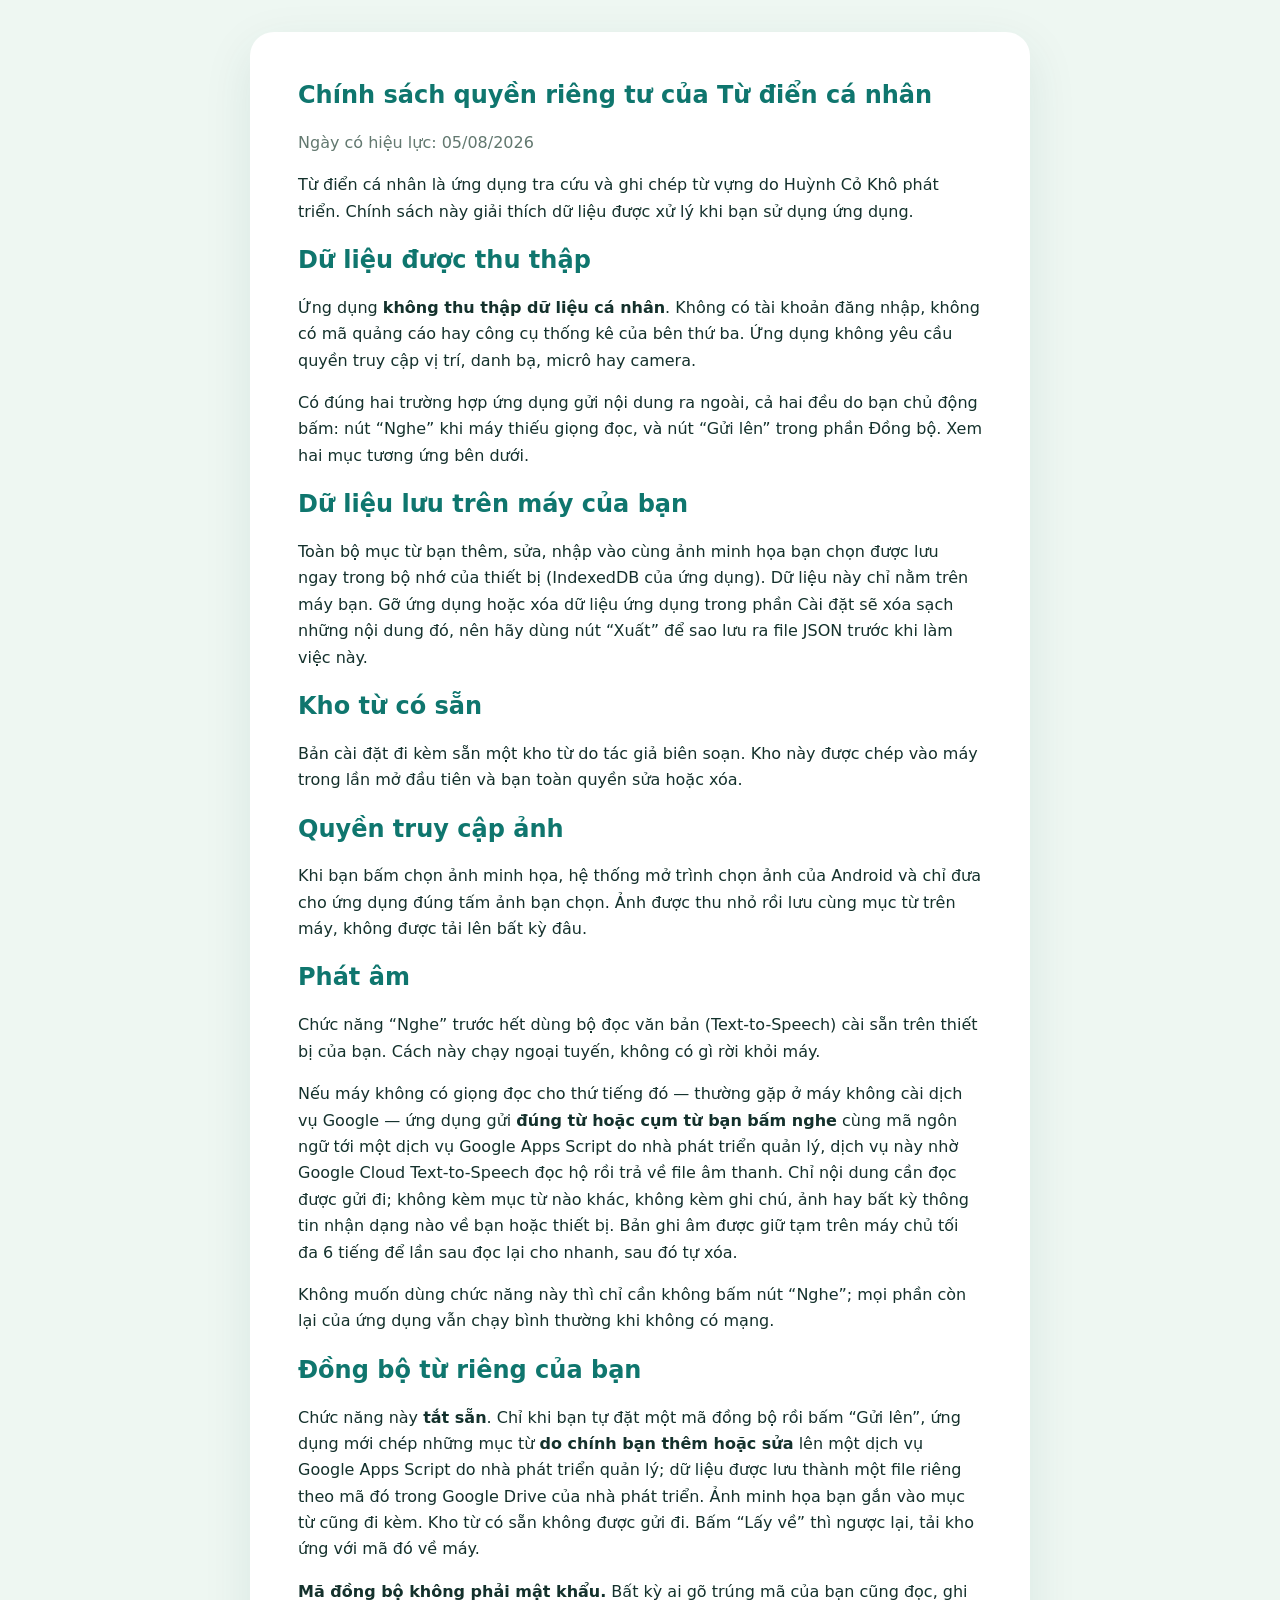
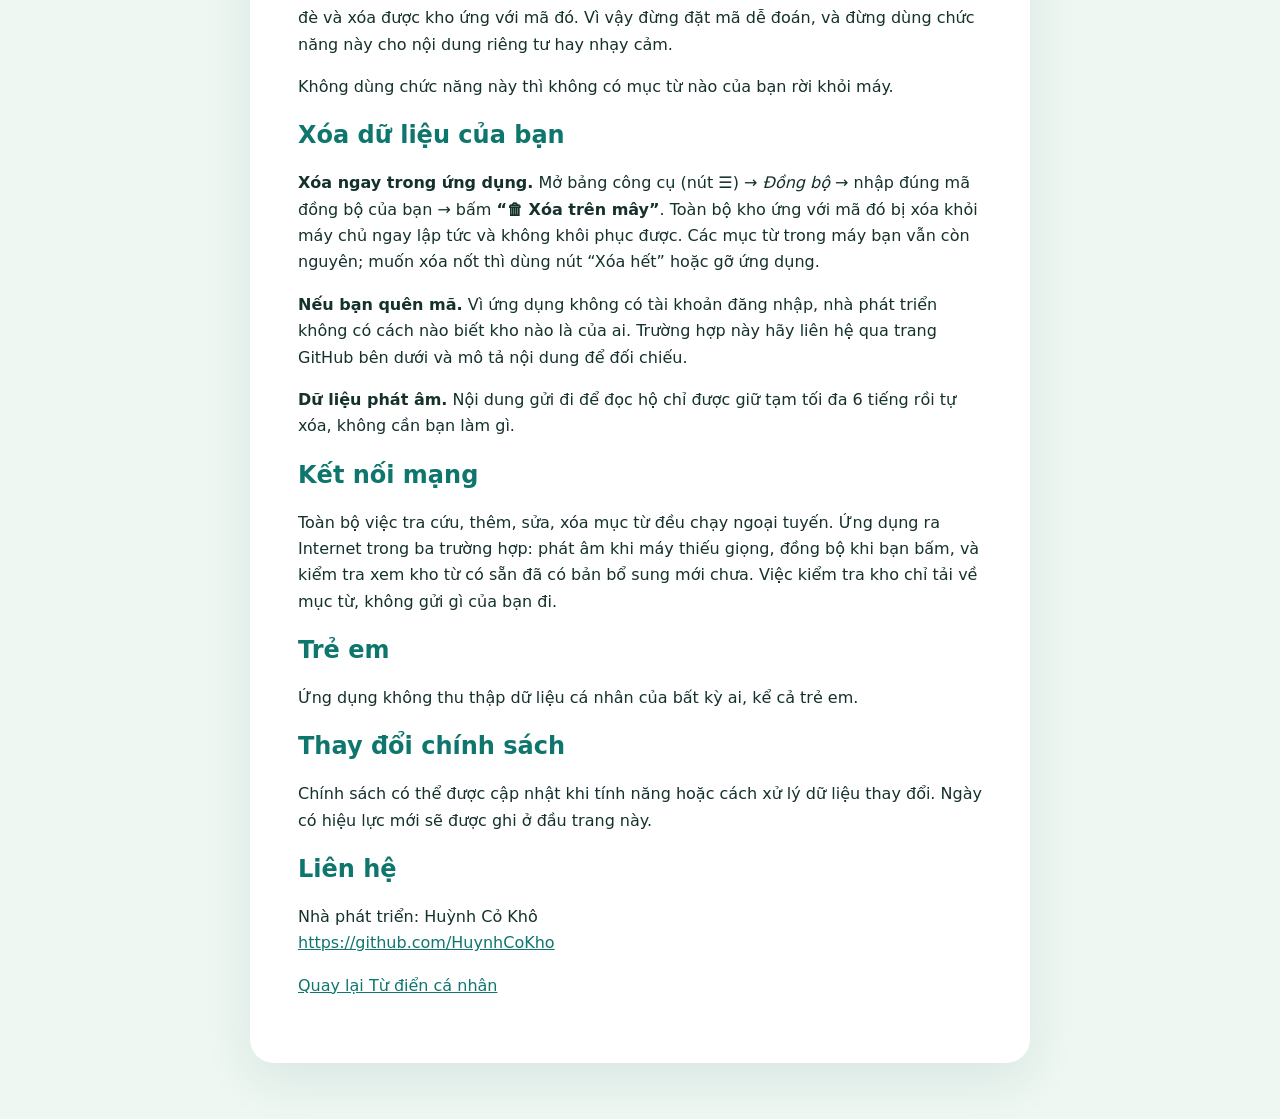
<file: privacy.html>
<!doctype html>
<html lang="vi">
  <head>
    <meta charset="utf-8">
    <meta name="viewport" content="width=device-width, initial-scale=1">
    <title>Chính sách quyền riêng tư – Từ điển cá nhân</title>
    <style>
      :root { color-scheme: light dark; font-family: system-ui, sans-serif; }
      body { margin: 0; background: #eef7f2; color: #14312c; }
      main { max-width: 780px; margin: 0 auto; padding: 32px 20px 56px; line-height: 1.65; }
      article { background: #fff; padding: clamp(22px, 5vw, 48px); border-radius: 24px; box-shadow: 0 16px 50px #0b4f4918; }
      h1, h2 { line-height: 1.25; color: #0f766e; }
      h1 { margin-top: 0; }
      a { color: #0f766e; }
      .meta { color: #62786f; }
      @media (prefers-color-scheme: dark) {
        body { background: #0d1f1c; color: #e4f3ee; }
        article { background: #16302b; }
        h1, h2, a { color: #6fd2c2; }
        .meta { color: #a3bdb5; }
      }
    </style>
  </head>
  <body>
    <main>
      <article>
        <h1>Chính sách quyền riêng tư của Từ điển cá nhân</h1>
        <p class="meta">Ngày có hiệu lực: 05/08/2026</p>

        <p>Từ điển cá nhân là ứng dụng tra cứu và ghi chép từ vựng do Huỳnh Cỏ Khô phát triển. Chính sách này giải thích dữ liệu được xử lý khi bạn sử dụng ứng dụng.</p>

        <h2>Dữ liệu được thu thập</h2>
        <p>Ứng dụng <strong>không thu thập dữ liệu cá nhân</strong>. Không có tài khoản đăng nhập, không có mã quảng cáo hay công cụ thống kê của bên thứ ba. Ứng dụng không yêu cầu quyền truy cập vị trí, danh bạ, micrô hay camera.</p>
        <p>Có đúng hai trường hợp ứng dụng gửi nội dung ra ngoài, cả hai đều do bạn chủ động bấm: nút “Nghe” khi máy thiếu giọng đọc, và nút “Gửi lên” trong phần Đồng bộ. Xem hai mục tương ứng bên dưới.</p>

        <h2>Dữ liệu lưu trên máy của bạn</h2>
        <p>Toàn bộ mục từ bạn thêm, sửa, nhập vào cùng ảnh minh họa bạn chọn được lưu ngay trong bộ nhớ của thiết bị (IndexedDB của ứng dụng). Dữ liệu này chỉ nằm trên máy bạn. Gỡ ứng dụng hoặc xóa dữ liệu ứng dụng trong phần Cài đặt sẽ xóa sạch những nội dung đó, nên hãy dùng nút “Xuất” để sao lưu ra file JSON trước khi làm việc này.</p>

        <h2>Kho từ có sẵn</h2>
        <p>Bản cài đặt đi kèm sẵn một kho từ do tác giả biên soạn. Kho này được chép vào máy trong lần mở đầu tiên và bạn toàn quyền sửa hoặc xóa.</p>

        <h2>Quyền truy cập ảnh</h2>
        <p>Khi bạn bấm chọn ảnh minh họa, hệ thống mở trình chọn ảnh của Android và chỉ đưa cho ứng dụng đúng tấm ảnh bạn chọn. Ảnh được thu nhỏ rồi lưu cùng mục từ trên máy, không được tải lên bất kỳ đâu.</p>

        <h2>Phát âm</h2>
        <p>Chức năng “Nghe” trước hết dùng bộ đọc văn bản (Text-to-Speech) cài sẵn trên thiết bị của bạn. Cách này chạy ngoại tuyến, không có gì rời khỏi máy.</p>
        <p>Nếu máy không có giọng đọc cho thứ tiếng đó — thường gặp ở máy không cài dịch vụ Google — ứng dụng gửi <strong>đúng từ hoặc cụm từ bạn bấm nghe</strong> cùng mã ngôn ngữ tới một dịch vụ Google Apps Script do nhà phát triển quản lý, dịch vụ này nhờ Google Cloud Text-to-Speech đọc hộ rồi trả về file âm thanh. Chỉ nội dung cần đọc được gửi đi; không kèm mục từ nào khác, không kèm ghi chú, ảnh hay bất kỳ thông tin nhận dạng nào về bạn hoặc thiết bị. Bản ghi âm được giữ tạm trên máy chủ tối đa 6 tiếng để lần sau đọc lại cho nhanh, sau đó tự xóa.</p>
        <p>Không muốn dùng chức năng này thì chỉ cần không bấm nút “Nghe”; mọi phần còn lại của ứng dụng vẫn chạy bình thường khi không có mạng.</p>

        <h2>Đồng bộ từ riêng của bạn</h2>
        <p>Chức năng này <strong>tắt sẵn</strong>. Chỉ khi bạn tự đặt một mã đồng bộ rồi bấm “Gửi lên”, ứng dụng mới chép những mục từ <strong>do chính bạn thêm hoặc sửa</strong> lên một dịch vụ Google Apps Script do nhà phát triển quản lý; dữ liệu được lưu thành một file riêng theo mã đó trong Google Drive của nhà phát triển. Ảnh minh họa bạn gắn vào mục từ cũng đi kèm. Kho từ có sẵn không được gửi đi. Bấm “Lấy về” thì ngược lại, tải kho ứng với mã đó về máy.</p>
        <p><strong>Mã đồng bộ không phải mật khẩu.</strong> Bất kỳ ai gõ trúng mã của bạn cũng đọc, ghi đè và xóa được kho ứng với mã đó. Vì vậy đừng đặt mã dễ đoán, và đừng dùng chức năng này cho nội dung riêng tư hay nhạy cảm.</p>
        <p>Không dùng chức năng này thì không có mục từ nào của bạn rời khỏi máy.</p>

        <h2 id="xoa-du-lieu">Xóa dữ liệu của bạn</h2>
        <p><strong>Xóa ngay trong ứng dụng.</strong> Mở bảng công cụ (nút ☰) → <em>Đồng bộ</em> → nhập đúng mã đồng bộ của bạn → bấm <strong>“🗑 Xóa trên mây”</strong>. Toàn bộ kho ứng với mã đó bị xóa khỏi máy chủ ngay lập tức và không khôi phục được. Các mục từ trong máy bạn vẫn còn nguyên; muốn xóa nốt thì dùng nút “Xóa hết” hoặc gỡ ứng dụng.</p>
        <p><strong>Nếu bạn quên mã.</strong> Vì ứng dụng không có tài khoản đăng nhập, nhà phát triển không có cách nào biết kho nào là của ai. Trường hợp này hãy liên hệ qua trang GitHub bên dưới và mô tả nội dung để đối chiếu.</p>
        <p><strong>Dữ liệu phát âm.</strong> Nội dung gửi đi để đọc hộ chỉ được giữ tạm tối đa 6 tiếng rồi tự xóa, không cần bạn làm gì.</p>

        <h2>Kết nối mạng</h2>
        <p>Toàn bộ việc tra cứu, thêm, sửa, xóa mục từ đều chạy ngoại tuyến. Ứng dụng ra Internet trong ba trường hợp: phát âm khi máy thiếu giọng, đồng bộ khi bạn bấm, và kiểm tra xem kho từ có sẵn đã có bản bổ sung mới chưa. Việc kiểm tra kho chỉ tải về mục từ, không gửi gì của bạn đi.</p>

        <h2>Trẻ em</h2>
        <p>Ứng dụng không thu thập dữ liệu cá nhân của bất kỳ ai, kể cả trẻ em.</p>

        <h2>Thay đổi chính sách</h2>
        <p>Chính sách có thể được cập nhật khi tính năng hoặc cách xử lý dữ liệu thay đổi. Ngày có hiệu lực mới sẽ được ghi ở đầu trang này.</p>

        <h2>Liên hệ</h2>
        <p>Nhà phát triển: Huỳnh Cỏ Khô<br><a href="https://github.com/HuynhCoKho">https://github.com/HuynhCoKho</a></p>
        <p><a href="index.html">Quay lại Từ điển cá nhân</a></p>
      </article>
    </main>
  </body>
</html>
</file>
